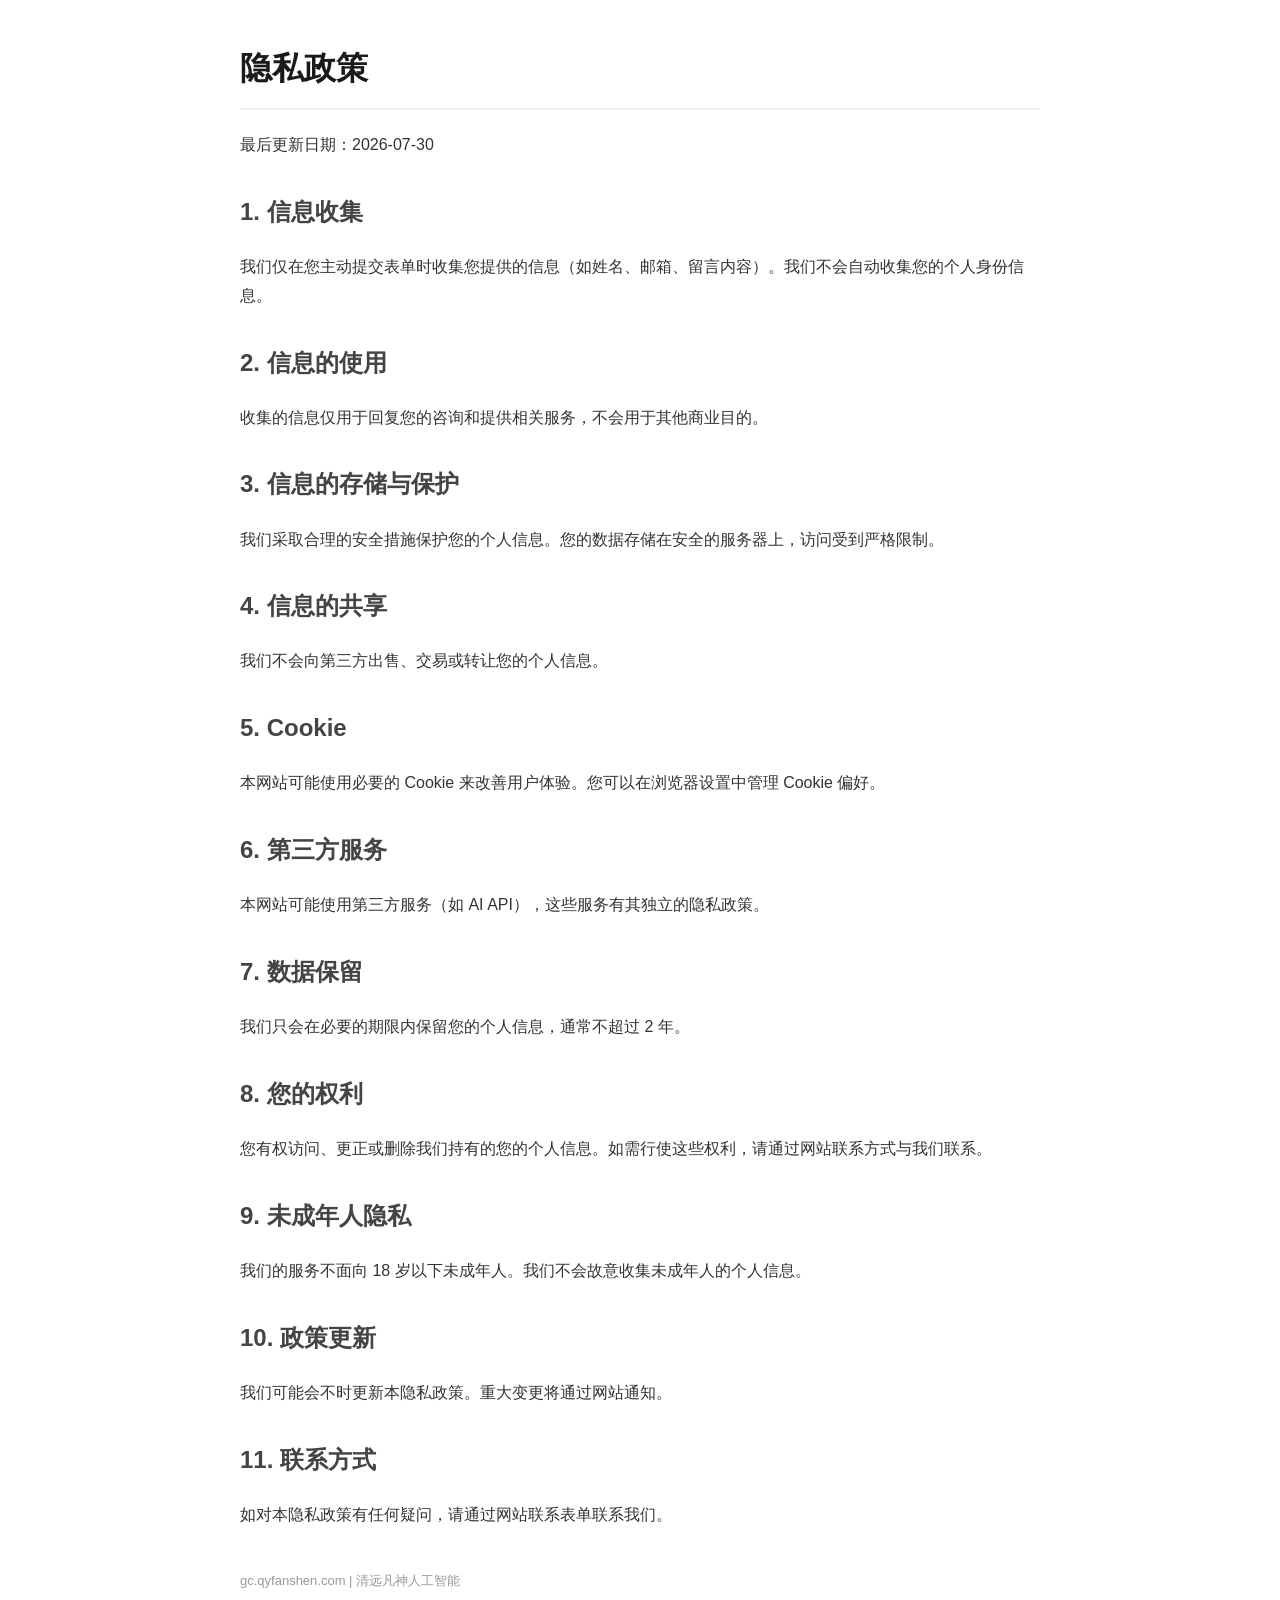
<file: privacy.html>
<!DOCTYPE html>
<html lang="zh-CN">
<head>
  <meta charset="UTF-8">
  <meta name="viewport" content="width=device-width, initial-scale=1.0">
  <title>隐私政策 - gc.qyfanshen.com</title>
  <meta name="robots" content="noindex">
  <style>
    body { font-family: -apple-system,BlinkMacSystemFont,"Segoe UI",Roboto,sans-serif; max-width:800px; margin:40px auto; padding:0 20px; line-height:1.8; color:#333; }
    h1 { color:#1a1a1a; border-bottom:2px solid #eee; padding-bottom:10px; }
    h2 { color:#444; margin-top:30px; }
  </style>
</head>
<body>
  <h1>隐私政策</h1>
  <p>最后更新日期：2026-07-30</p>

  <h2>1. 信息收集</h2>
  <p>我们仅在您主动提交表单时收集您提供的信息（如姓名、邮箱、留言内容）。我们不会自动收集您的个人身份信息。</p>

  <h2>2. 信息的使用</h2>
  <p>收集的信息仅用于回复您的咨询和提供相关服务，不会用于其他商业目的。</p>

  <h2>3. 信息的存储与保护</h2>
  <p>我们采取合理的安全措施保护您的个人信息。您的数据存储在安全的服务器上，访问受到严格限制。</p>

  <h2>4. 信息的共享</h2>
  <p>我们不会向第三方出售、交易或转让您的个人信息。</p>

  <h2>5. Cookie</h2>
  <p>本网站可能使用必要的 Cookie 来改善用户体验。您可以在浏览器设置中管理 Cookie 偏好。</p>

  <h2>6. 第三方服务</h2>
  <p>本网站可能使用第三方服务（如 AI API），这些服务有其独立的隐私政策。</p>

  <h2>7. 数据保留</h2>
  <p>我们只会在必要的期限内保留您的个人信息，通常不超过 2 年。</p>

  <h2>8. 您的权利</h2>
  <p>您有权访问、更正或删除我们持有的您的个人信息。如需行使这些权利，请通过网站联系方式与我们联系。</p>

  <h2>9. 未成年人隐私</h2>
  <p>我们的服务不面向 18 岁以下未成年人。我们不会故意收集未成年人的个人信息。</p>

  <h2>10. 政策更新</h2>
  <p>我们可能会不时更新本隐私政策。重大变更将通过网站通知。</p>

  <h2>11. 联系方式</h2>
  <p>如对本隐私政策有任何疑问，请通过网站联系表单联系我们。</p>

  <p style="margin-top:40px;color:#999;font-size:13px;">
    gc.qyfanshen.com | 清远凡神人工智能
  </p>
</body>
</html>
</file>
